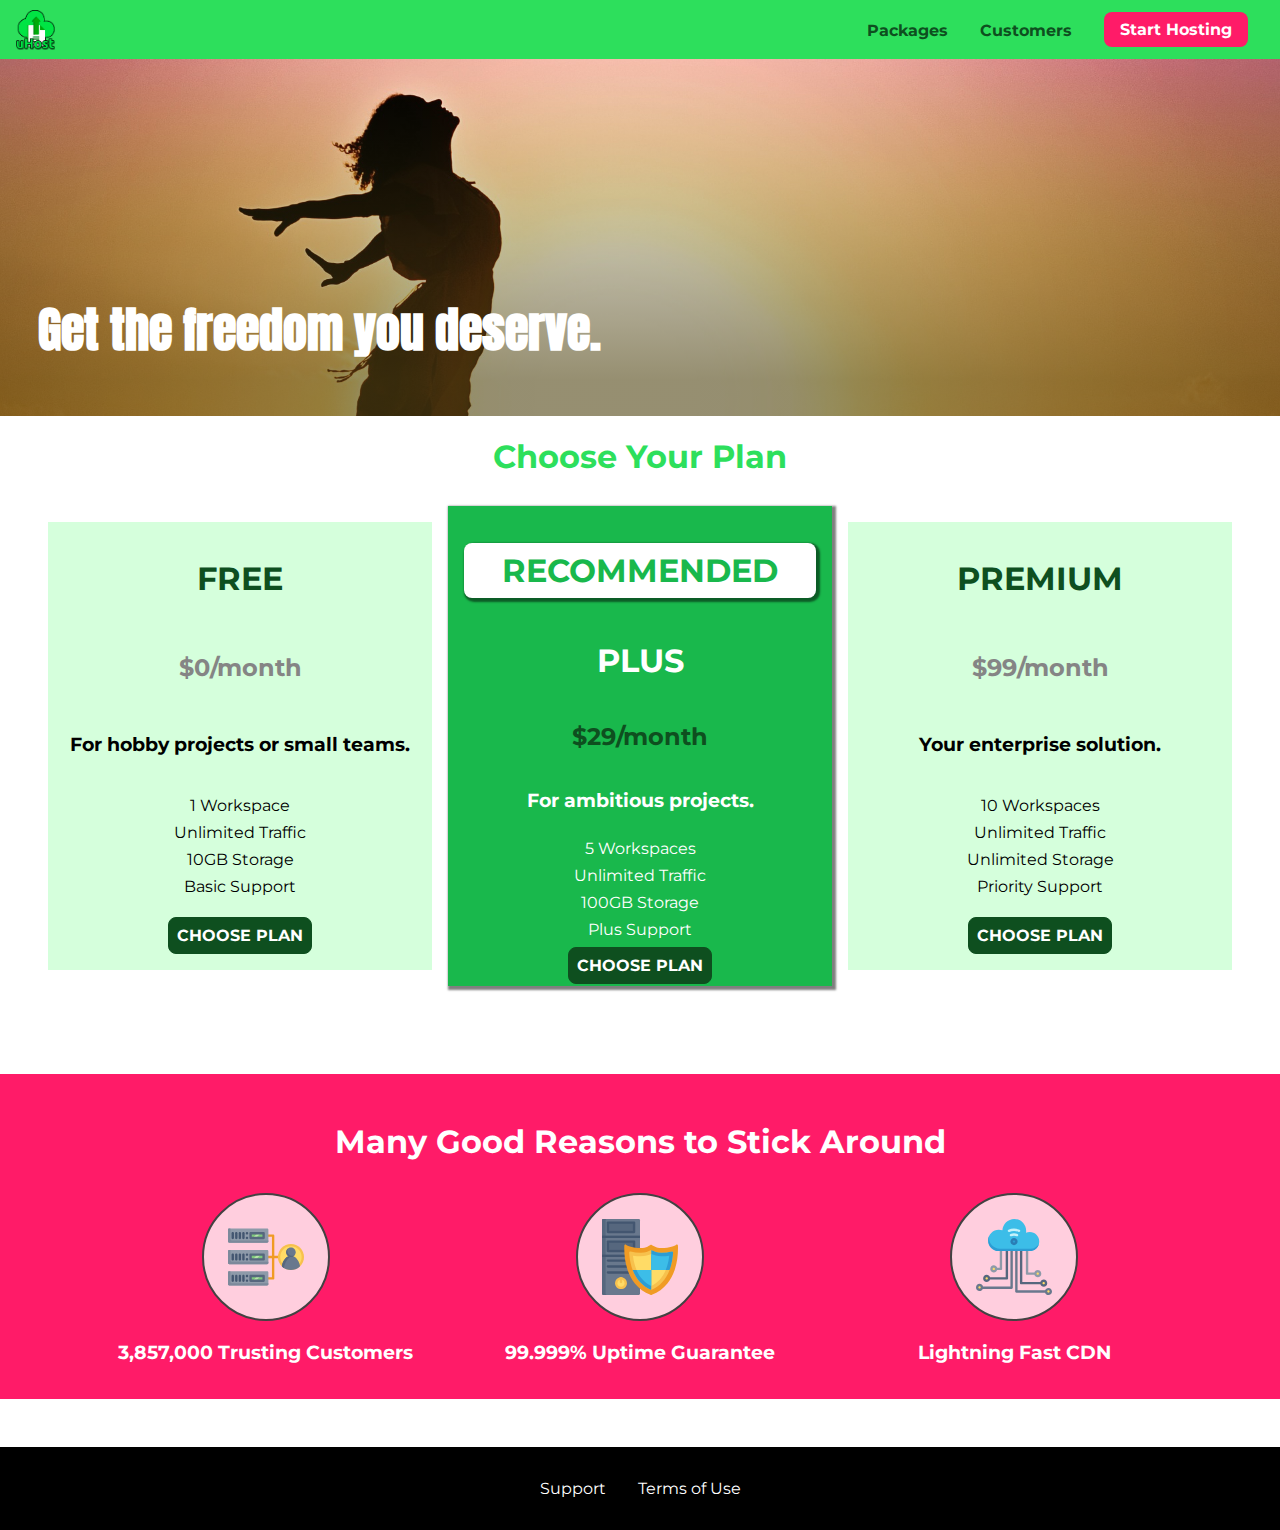
<file: index.html>
<!DOCTYPE html>
<html lang="en">

<head>
    <meta charset="UTF-8">
    <meta http-equiv="X-UA-Compatible" content="ie=edge">
    <meta name="viewport" content="width=device-width, initial-scale=1.0">
    <title>uHost</title>
    <link rel="shortcut icon" href="favicon.png">
    <link href="https://fonts.googleapis.com/css?family=Anton" rel="stylesheet">
    <link href="https://fonts.googleapis.com/css?family=Montserrat:400,700" rel="stylesheet">
    <link rel="stylesheet" href="shared.css">
    <link rel="stylesheet" href="main.css">
</head>

<body>
    <div class="backdrop"></div>
    <div class="modal">
        <h1 class="modal__title">Do you want to continue?</h1>
        <div class="modal__actions">
            <a href="start-hosting/index.html" class="modal__action">Yes!</a>
            <button class="modal__action modal__action--negative" type="button">No!</button>
        </div>
    </div>
    <header class="main-header">
        <div>
            <button class="toggle-button">
                <span class="toggle-button__bar"></span>
                <span class="toggle-button__bar"></span>
                <span class="toggle-button__bar"></span>
            </button>
            <a href="index.html" class="main-header__brand">
                <img src="images/uhost-icon.png" alt="uHost - Your favorite hosting company">
            </a>
        </div>
        <nav class="main-nav">
            <ul class="main-nav__items">
                <li class="main-nav__item">
                    <a href="packages/index.html">Packages</a>
                </li>
                <li class="main-nav__item">
                    <a href="customers/index.html">Customers</a>
                </li>
                <li class="main-nav__item main-nav__item--cta">
                    <a href="start-hosting/index.html">Start Hosting</a>
                </li>
            </ul>
        </nav>
    </header>
    <nav class="mobile-nav">
        <ul class="mobile-nav__items">
            <li class="mobile-nav__item">
                <a href="packages/index.html">Packages</a>
            </li>
            <li class="mobile-nav__item">
                <a href="customers/index.html">Customers</a>
            </li>
            <li class="mobile-nav__item mobile-nav__item--cta">
                <a href="start-hosting/index.html">Start Hosting</a>
            </li>
        </ul>
    </nav>
    <main>
        <section id="product-overview">
            <h1>Get the freedom you deserve.</h1>
        </section>
        <section id="plans">
            <h1 class="section-title">Choose Your Plan</h1>
            <div class="plan__list">
                <article class="plan">
                    <h1 class="plan__title">FREE</h1>
                    <h2 class="plan__price">$0/month</h2>
                    <h3>For hobby projects or small teams.</h3>
                    <ul class="plan__features">
                        <li class="plan__feature">1 Workspace</li>
                        <li class="plan__feature">Unlimited Traffic</li>
                        <li class="plan__feature">10GB Storage</li>
                        <li class="plan__feature">Basic Support</li>
                    </ul>
                    <div>
                        <button class="button">CHOOSE PLAN</button>
                    </div>
                </article>
                <article class="plan plan--highlighted">
                    <h1 class="plan__annotation">RECOMMENDED</h1>
                    <h1 class="plan__title">PLUS</h1>
                    <h2 class="plan__price">$29/month</h2>
                    <h3>For ambitious projects.</h3>
                    <ul class="plan__features">
                        <li class="plan__feature">5 Workspaces</li>
                        <li class="plan__feature">Unlimited Traffic</li>
                        <li class="plan__feature">100GB Storage</li>
                        <li class="plan__feature">Plus Support</li>
                    </ul>
                    <div>
                        <button class="button">CHOOSE PLAN</button>
                    </div>
                </article>
                <article class="plan">
                    <h1 class="plan__title">PREMIUM</h1>
                    <h2 class="plan__price">$99/month</h2>
                    <h3>Your enterprise solution.</h3>
                    <ul class="plan__features">
                        <li class="plan__feature">10 Workspaces</li>
                        <li class="plan__feature">Unlimited Traffic</li>
                        <li class="plan__feature">Unlimited Storage</li>
                        <li class="plan__feature">Priority Support</li>
                    </ul>
                    <div>
                        <button class="button">CHOOSE PLAN</button>
                    </div>
                </article>
            </div>
        </section>
        <section id="key-features">
            <h1 class="section-title">Many Good Reasons to Stick Around</h1>
            <ul class="key-feature__list">
                <li class="key-feature">
                    <div class="key-feature__image">
                        <svg viewBox="0 0 512 512">
                            <path style="fill:#F09B24;" d="M344,248h-32V112c0-4.418-3.582-8-8-8h-40c-4.418,0-8,3.582-8,8s3.582,8,8,8h32v128h-32  c-4.418,0-8,3.582-8,8s3.582,8,8,8h32v128h-32c-4.418,0-8,3.582-8,8s3.582,8,8,8h40c4.418,0,8-3.582,8-8V264h32c4.418,0,8-3.582,8-8  S348.418,248,344,248z"
                            />
                            <path style="fill:#8E9AA9;" d="M264,64H8c-4.418,0-8,3.582-8,8v80c0,4.418,3.582,8,8,8h256c4.418,0,8-3.582,8-8V72  C272,67.582,268.418,64,264,64z"
                            />
                            <path style="fill:#7C899B;" d="M24,144c-4.418,0-8-3.582-8-8V64H8c-4.418,0-8,3.582-8,8v80c0,4.418,3.582,8,8,8h256  c4.418,0,8-3.582,8-8v-8H24z"
                            />
                            <rect x="152" y="96" style="fill:#B8E3A8;" width="88" height="32" />
                            <g>
                                <polygon style="fill:#7EC97D;" points="152,96 152,128 166,128 198,96  " />
                                <polygon style="fill:#7EC97D;" points="220,96 188,128 240,128 240,96  " />
                            </g>
                            <path style="fill:#56677E;" d="M240,136h-88c-4.418,0-8-3.582-8-8V96c0-4.418,3.582-8,8-8h88c4.418,0,8,3.582,8,8v32  C248,132.418,244.418,136,240,136z M160,120h72v-16h-72V120z"
                            />
                            <g>
                                <path style="fill:#435670;" d="M32,136c-4.418,0-8-3.582-8-8V96c0-4.418,3.582-8,8-8s8,3.582,8,8v32C40,132.418,36.418,136,32,136z   "
                                />
                                <path style="fill:#435670;" d="M56,136c-4.418,0-8-3.582-8-8V96c0-4.418,3.582-8,8-8s8,3.582,8,8v32C64,132.418,60.418,136,56,136z   "
                                />
                                <path style="fill:#435670;" d="M80,136c-4.418,0-8-3.582-8-8V96c0-4.418,3.582-8,8-8s8,3.582,8,8v32C88,132.418,84.418,136,80,136z   "
                                />
                                <path style="fill:#435670;" d="M104,136c-4.418,0-8-3.582-8-8V96c0-4.418,3.582-8,8-8s8,3.582,8,8v32   C112,132.418,108.418,136,104,136z"
                                />
                                <path style="fill:#435670;" d="M128,105c-4.418,0-8-3.582-8-8v-1c0-4.418,3.582-8,8-8s8,3.582,8,8v1   C136,101.418,132.418,105,128,105z"
                                />
                                <path style="fill:#435670;" d="M128,136c-4.418,0-8-3.582-8-8v-1c0-4.418,3.582-8,8-8s8,3.582,8,8v1   C136,132.418,132.418,136,128,136z"
                                />
                            </g>
                            <path style="fill:#8E9AA9;" d="M264,208H8c-4.418,0-8,3.582-8,8v80c0,4.418,3.582,8,8,8h256c4.418,0,8-3.582,8-8v-80  C272,211.582,268.418,208,264,208z"
                            />
                            <path style="fill:#7C899B;" d="M24,288c-4.418,0-8-3.582-8-8v-72H8c-4.418,0-8,3.582-8,8v80c0,4.418,3.582,8,8,8h256  c4.418,0,8-3.582,8-8v-8H24z"
                            />
                            <rect x="152" y="240" style="fill:#B8E3A8;" width="88" height="32" />
                            <g>
                                <polygon style="fill:#7EC97D;" points="152,240 152,272 166,272 198,240  " />
                                <polygon style="fill:#7EC97D;" points="220,240 188,272 240,272 240,240  " />
                            </g>
                            <path style="fill:#56677E;" d="M240,280h-88c-4.418,0-8-3.582-8-8v-32c0-4.418,3.582-8,8-8h88c4.418,0,8,3.582,8,8v32  C248,276.418,244.418,280,240,280z M160,264h72v-16h-72V264z"
                            />
                            <g>
                                <path style="fill:#435670;" d="M32,280c-4.418,0-8-3.582-8-8v-32c0-4.418,3.582-8,8-8s8,3.582,8,8v32C40,276.418,36.418,280,32,280   z"
                                />
                                <path style="fill:#435670;" d="M56,280c-4.418,0-8-3.582-8-8v-32c0-4.418,3.582-8,8-8s8,3.582,8,8v32C64,276.418,60.418,280,56,280   z"
                                />
                                <path style="fill:#435670;" d="M80,280c-4.418,0-8-3.582-8-8v-32c0-4.418,3.582-8,8-8s8,3.582,8,8v32C88,276.418,84.418,280,80,280   z"
                                />
                                <path style="fill:#435670;" d="M104,280c-4.418,0-8-3.582-8-8v-32c0-4.418,3.582-8,8-8s8,3.582,8,8v32   C112,276.418,108.418,280,104,280z"
                                />
                                <path style="fill:#435670;" d="M128,249c-4.418,0-8-3.582-8-8v-1c0-4.418,3.582-8,8-8s8,3.582,8,8v1   C136,245.418,132.418,249,128,249z"
                                />
                                <path style="fill:#435670;" d="M128,280c-4.418,0-8-3.582-8-8v-1c0-4.418,3.582-8,8-8s8,3.582,8,8v1   C136,276.418,132.418,280,128,280z"
                                />
                            </g>
                            <path style="fill:#8E9AA9;" d="M264,352H8c-4.418,0-8,3.582-8,8v80c0,4.418,3.582,8,8,8h256c4.418,0,8-3.582,8-8v-80  C272,355.582,268.418,352,264,352z"
                            />
                            <path style="fill:#7C899B;" d="M24,432c-4.418,0-8-3.582-8-8v-72H8c-4.418,0-8,3.582-8,8v80c0,4.418,3.582,8,8,8h256  c4.418,0,8-3.582,8-8v-8H24z"
                            />
                            <rect x="152" y="384" style="fill:#B8E3A8;" width="88" height="32" />
                            <g>
                                <polygon style="fill:#7EC97D;" points="152,384 152,416 166,416 198,384  " />
                                <polygon style="fill:#7EC97D;" points="220,384 188,416 240,416 240,384  " />
                            </g>
                            <path style="fill:#56677E;" d="M240,424h-88c-4.418,0-8-3.582-8-8v-32c0-4.418,3.582-8,8-8h88c4.418,0,8,3.582,8,8v32  C248,420.418,244.418,424,240,424z M160,408h72v-16h-72V408z"
                            />
                            <g>
                                <path style="fill:#435670;" d="M32,424c-4.418,0-8-3.582-8-8v-32c0-4.418,3.582-8,8-8s8,3.582,8,8v32C40,420.418,36.418,424,32,424   z"
                                />
                                <path style="fill:#435670;" d="M56,424c-4.418,0-8-3.582-8-8v-32c0-4.418,3.582-8,8-8s8,3.582,8,8v32C64,420.418,60.418,424,56,424   z"
                                />
                                <path style="fill:#435670;" d="M80,424c-4.418,0-8-3.582-8-8v-32c0-4.418,3.582-8,8-8s8,3.582,8,8v32C88,420.418,84.418,424,80,424   z"
                                />
                                <path style="fill:#435670;" d="M104,424c-4.418,0-8-3.582-8-8v-32c0-4.418,3.582-8,8-8s8,3.582,8,8v32   C112,420.418,108.418,424,104,424z"
                                />
                                <path style="fill:#435670;" d="M128,393c-4.418,0-8-3.582-8-8v-1c0-4.418,3.582-8,8-8s8,3.582,8,8v1   C136,389.418,132.418,393,128,393z"
                                />
                                <path style="fill:#435670;" d="M128,424c-4.418,0-8-3.582-8-8v-1c0-4.418,3.582-8,8-8s8,3.582,8,8v1   C136,420.418,132.418,424,128,424z"
                                />
                            </g>
                            <path style="fill:#F7C14D;" d="M424,168c-48.523,0-88,39.477-88,88s39.477,88,88,88s88-39.477,88-88S472.523,168,424,168z" />
                            <path style="fill:#FFDB66;" d="M424,184c-39.701,0-72,32.299-72,72s32.299,72,72,72s72-32.299,72-72S463.701,184,424,184z" />
                            <path style="fill:#69788D;" d="M484.893,314.16C476.393,274.588,451.922,248,424,248s-52.393,26.588-60.893,66.16  c-0.605,2.82,0.354,5.749,2.511,7.664C381.731,336.124,402.465,344,424,344s42.269-7.876,58.381-22.176  C484.539,319.909,485.498,316.98,484.893,314.16z"
                            />
                            <path style="fill:#56677E;" d="M434.053,249.171C430.768,248.403,427.411,248,424,248c-27.922,0-52.393,26.588-60.893,66.16  c-0.605,2.82,0.354,5.749,2.511,7.664c3.383,3.002,6.979,5.703,10.734,8.125C384.904,286.243,407.373,255.378,434.053,249.171z"
                            />
                            <path style="fill:#69788D;" d="M424,192c-17.645,0-32,14.355-32,32s14.355,32,32,32s32-14.355,32-32S441.645,192,424,192z" />
                            <path style="fill:#56677E;" d="M432,248c-17.645,0-32-14.355-32-32c0-6.783,2.128-13.076,5.742-18.258  C397.444,203.53,392,213.138,392,224c0,17.645,14.355,32,32,32c10.862,0,20.471-5.444,26.258-13.742  C445.076,245.872,438.783,248,432,248z"
                            />

                        </svg>
                    </div>
                    <p class="key-feature__description">3,857,000 Trusting Customers</p>
                </li>
                <li class="key-feature">
                    <div class="key-feature__image">
                        <svg viewBox="0 0 512 512">
                            <path style="fill:#69788D;" d="M248,0H8C3.582,0,0,3.582,0,8v496c0,4.418,3.582,8,8,8h240c4.418,0,8-3.582,8-8V8  C256,3.582,252.418,0,248,0z"
                            />
                            <path style="fill:#56677E;" d="M24,504V8c0-4.418,3.582-8,8-8H8C3.582,0,0,3.582,0,8v496c0,4.418,3.582,8,8,8h24  C27.582,512,24,508.418,24,504z"
                            />
                            <g>
                                <rect x="0" y="112" style="fill:#435670;" width="256" height="16" />
                                <rect x="0" y="240" style="fill:#435670;" width="256" height="16" />
                            </g>
                            <path style="fill:#F7C14D;" d="M128,392c-22.056,0-40,17.944-40,40s17.944,40,40,40s40-17.944,40-40S150.056,392,128,392z" />
                            <path style="fill:#FFDB66;" d="M128,408c-13.233,0-24,10.767-24,24s10.767,24,24,24s24-10.767,24-24S141.233,408,128,408z" />
                            <path style="fill:#F7C14D;" d="M128,392c-2.739,0-5.414,0.278-8,0.805V424c0,4.418,3.582,8,8,8c4.418,0,8-3.582,8-8v-31.195  C133.414,392.278,130.739,392,128,392z"
                            />
                            <g>
                                <path style="fill:#435670;" d="M216,288H40c-4.418,0-8-3.582-8-8s3.582-8,8-8h176c4.418,0,8,3.582,8,8S220.418,288,216,288z"
                                />
                                <path style="fill:#435670;" d="M216,328H40c-4.418,0-8-3.582-8-8s3.582-8,8-8h176c4.418,0,8,3.582,8,8S220.418,328,216,328z"
                                />
                                <path style="fill:#435670;" d="M216,368H40c-4.418,0-8-3.582-8-8s3.582-8,8-8h176c4.418,0,8,3.582,8,8S220.418,368,216,368z"
                                />
                                <path style="fill:#435670;" d="M216,16H40c-4.418,0-8,3.582-8,8v64c0,4.418,3.582,8,8,8h176c4.418,0,8-3.582,8-8V24   C224,19.582,220.418,16,216,16z"
                                />
                            </g>
                            <rect x="48" y="32" style="fill:#56677E;" width="160" height="48" />
                            <path style="fill:#435670;" d="M216,144H40c-4.418,0-8,3.582-8,8v64c0,4.418,3.582,8,8,8h176c4.418,0,8-3.582,8-8v-64  C224,147.582,220.418,144,216,144z"
                            />
                            <rect x="48" y="160" style="fill:#56677E;" width="160" height="48" />
                            <path style="fill:#F09B24;" d="M511.747,180.237c-0.194-6.537-8.107-10.107-13.135-5.894c-5.6,4.693-42.904,21.282-98.514,21.282  c-33.45,0-64.625-20.999-64.929-21.206c-2.9-1.991-6.764-1.85-9.512,0.346c-2.677,2.135-27.201,20.86-63.793,20.86  c-55.607,0-92.914-16.589-98.515-21.282c-5.028-4.211-12.941-0.645-13.135,5.894c-1.634,54.834,4.655,105.941,18.693,151.903  c12.096,39.604,29.759,74.047,52.497,102.373c27.538,34.304,62.743,59.882,104.66,76.045c3.069,1.918,6.757,1.921,9.83,0  c41.917-16.163,77.122-41.741,104.66-76.045c22.738-28.326,40.401-62.77,52.497-102.373  C507.092,286.179,513.381,235.071,511.747,180.237z"
                            />
                            <path style="fill:#F7C14D;" d="M476.21,221.226c-1.953-1.631-4.568-2.235-7.036-1.628c-21.686,5.327-44.926,8.028-69.075,8.028  c-25.926,0-49.633-8.975-64.955-16.504c-2.307-1.134-5.016-1.091-7.284,0.116c-14.059,7.477-36.919,16.388-65.994,16.388  c-24.153,0-47.394-2.701-69.075-8.028c-5.155-1.268-10.221,2.966-9.894,8.261c2.077,33.693,7.668,65.635,16.616,94.935  c22.774,74.565,66.139,126.334,128.888,153.868c2.032,0.891,4.397,0.891,6.43,0c61.777-27.107,104.716-78.876,127.62-153.868  c8.948-29.3,14.539-61.241,16.616-94.935C479.224,225.319,478.163,222.856,476.21,221.226z"
                            />
                            <path style="fill:#FFDB66;" d="M331.609,451.727c-52.604-25.289-89.304-70.987-109.144-135.944  c-6.532-21.39-11.162-44.336-13.82-68.447c17.133,2.852,34.952,4.291,53.22,4.291c29.394,0,53.376-7.793,69.978-15.561  c17.44,7.736,41.656,15.561,68.256,15.561c18.267,0,36.085-1.439,53.219-4.291c-2.659,24.112-7.288,47.06-13.82,68.448  C419.545,381.108,383.27,426.805,331.609,451.727z"
                            />
                            <g>
                                <path style="fill:#2C9DD4;" d="M479.066,227.858c0.157-2.539-0.903-5.002-2.856-6.633s-4.568-2.235-7.036-1.628   c-21.686,5.327-44.926,8.028-69.075,8.028c-25.926,0-49.633-8.975-64.955-16.504c-1.057-0.52-2.2-0.78-3.345-0.806l-0.072,133.351   h123.601c2.556-6.746,4.933-13.702,7.123-20.874C471.398,293.493,476.989,261.552,479.066,227.858z"
                                />
                                <path style="fill:#2C9DD4;" d="M206.658,343.667c24.153,63.42,65.028,108.108,121.743,132.995c1.031,0.452,2.147,0.673,3.263,0.666   l0.063-133.661H206.658z"
                                />
                            </g>
                            <g>
                                <path style="fill:#3CBDE8;" d="M439.497,315.783c6.532-21.389,11.161-44.336,13.82-68.448c-17.134,2.852-34.952,4.291-53.219,4.291   c-26.6,0-50.815-7.824-68.256-15.561l-0.116,107.601h97.758C433.179,334.807,436.524,325.518,439.497,315.783z"
                                />
                                <path style="fill:#3CBDE8;" d="M232.523,343.667c21.144,50.298,54.363,86.56,99.087,108.06l0.117-108.06H232.523z" />
                            </g>
                        </svg>
                    </div>
                    <p class="key-feature__description">99.999% Uptime Guarantee</p>
                </li>
                <li class="key-feature">
                    <div class="key-feature__image">
                        <svg viewBox="0 0 512 512">
                            <path style="fill:#8E9AA9;" d="M168,200c-4.418,0-8,3.582-8,8v120h-17.376c-3.302-9.311-12.194-16-22.624-16  c-13.234,0-24,10.767-24,24s10.766,24,24,24c10.429,0,19.321-6.689,22.624-16H168c4.418,0,8-3.582,8-8V208  C176,203.582,172.418,200,168,200z"
                            />
                            <path style="fill:#FFDB66;" d="M120,328c-4.411,0-8,3.589-8,8s3.589,8,8,8s8-3.589,8-8S124.411,328,120,328z" />
                            <path style="fill:#56677E;" d="M208,200c-4.418,0-8,3.582-8,8v184H94.624C91.322,382.689,82.43,376,72,376  c-13.234,0-24,10.767-24,24s10.766,24,24,24c10.429,0,19.321-6.689,22.624-16H208c4.418,0,8-3.582,8-8V208  C216,203.582,212.418,200,208,200z"
                            />
                            <path style="fill:#FFDB66;" d="M72,392c-4.411,0-8,3.589-8,8s3.589,8,8,8s8-3.589,8-8S76.411,392,72,392z" />
                            <path style="fill:#69788D;" d="M240,208c-4.418,0-8,3.582-8,8v239H47.24c-2.671-10.34-12.078-18-23.24-18c-13.234,0-24,10.767-24,24  s10.766,24,24,24c9.666,0,18.009-5.747,21.809-14H240c4.418,0,8-3.582,8-8V216C248,211.582,244.418,208,240,208z"
                            />
                            <path style="fill:#FFDB66;" d="M24,453c-4.411,0-8,3.589-8,8s3.589,8,8,8s8-3.589,8-8S28.411,453,24,453z" />
                            <path style="fill:#69788D;" d="M488,464c-10.429,0-19.321,6.689-22.624,16H280V208c0-4.418-3.582-8-8-8s-8,3.582-8,8v280  c0,4.418,3.582,8,8,8h193.376c3.302,9.311,12.194,16,22.624,16c13.234,0,24-10.767,24-24S501.234,464,488,464z"
                            />
                            <path style="fill:#FFDB66;" d="M488,480c-4.411,0-8,3.589-8,8s3.589,8,8,8s8-3.589,8-8S492.411,480,488,480z" />
                            <path style="fill:#56677E;" d="M456,408c-10.429,0-19.321,6.689-22.624,16H312V208c0-4.418-3.582-8-8-8s-8,3.582-8,8v224  c0,4.418,3.582,8,8,8h129.376c3.302,9.311,12.194,16,22.624,16c13.234,0,24-10.767,24-24S469.234,408,456,408z"
                            />
                            <path style="fill:#FFDB66;" d="M456,424c-4.411,0-8,3.589-8,8s3.589,8,8,8s8-3.589,8-8S460.411,424,456,424z" />
                            <path style="fill:#8E9AA9;" d="M416,344c-10.429,0-19.321,6.689-22.624,16H352V208c0-4.418-3.582-8-8-8s-8,3.582-8,8v160  c0,4.418,3.582,8,8,8h49.376c3.302,9.311,12.194,16,22.624,16c13.234,0,24-10.767,24-24S429.234,344,416,344z"
                            />
                            <path style="fill:#FFDB66;" d="M416,360c-4.411,0-8,3.589-8,8s3.589,8,8,8s8-3.589,8-8S420.411,360,416,360z" />
                            <path style="fill:#3CBDE8;" d="M362,88c-8.741,0-17.231,1.751-25.06,5.085C337.646,88.797,338,84.43,338,80  c0-44.112-35.888-80-80-80c-42.823,0-77.895,33.816-79.909,76.149C170.393,73.415,162.244,72,154,72c-39.701,0-72,32.299-72,72  s32.299,72,72,72h208c35.29,0,64-28.71,64-64S397.29,88,362,88z"
                            />
                            <path style="fill:#2C9DD4;" d="M368,200H160c-39.701,0-72-32.299-72-72c0-5.863,0.721-11.559,2.05-17.019  C84.918,120.88,82,132.102,82,144c0,39.701,32.299,72,72,72h208c30.389,0,55.88-21.296,62.379-49.743  C413.565,186.327,392.352,200,368,200z"
                            />
                            <path style="fill:#2A7DB5;" d="M256,128c-13.234,0-24,10.767-24,24s10.766,24,24,24c13.233,0,24-10.767,24-24S269.233,128,256,128z"
                            />
                            <path style="fill:#2C9DD4;" d="M256,144c-4.411,0-8,3.589-8,8s3.589,8,8,8c4.411,0,8-3.589,8-8S260.411,144,256,144z" />
                            <g>
                                <path style="fill:#C5F1FA;" d="M221.755,87.695c-2.994,0-5.864-1.688-7.233-4.572c-1.894-3.991-0.194-8.763,3.798-10.657   C230.157,66.849,242.834,64,256,64c13.166,0,25.844,2.849,37.68,8.466c3.992,1.895,5.692,6.666,3.798,10.657   s-6.666,5.692-10.657,3.798C277.144,82.328,266.774,80,256,80c-10.774,0-21.144,2.328-30.821,6.921   C224.072,87.446,222.904,87.695,221.755,87.695z"
                                />
                                <path style="fill:#C5F1FA;" d="M276.545,116.618c-1.148,0-2.316-0.249-3.424-0.774C267.745,113.293,261.985,112,256,112   c-5.985,0-11.745,1.293-17.121,3.844c-3.991,1.895-8.763,0.192-10.657-3.798c-1.894-3.992-0.193-8.764,3.798-10.657   C239.557,97.813,247.625,96,256,96c8.376,0,16.444,1.813,23.98,5.389c3.991,1.894,5.692,6.665,3.798,10.657   C282.41,114.93,279.539,116.618,276.545,116.618z"
                                />
                            </g>

                        </svg>
                    </div>
                    <p class="key-feature__description">Lightning Fast CDN</p>
                </li>
            </ul>
        </section>
    </main>
    <footer class="main-footer">
        <nav>
            <ul class="main-footer__links">
                <li class="main-footer__link">
                    <a href="#">Support</a>
                </li>
                <li class="main-footer__link">
                    <a href="#">Terms of Use</a>
                </li>
            </ul>
        </nav>
    </footer>
    <script src="shared.js"></script>
</body>

</html>
</file>
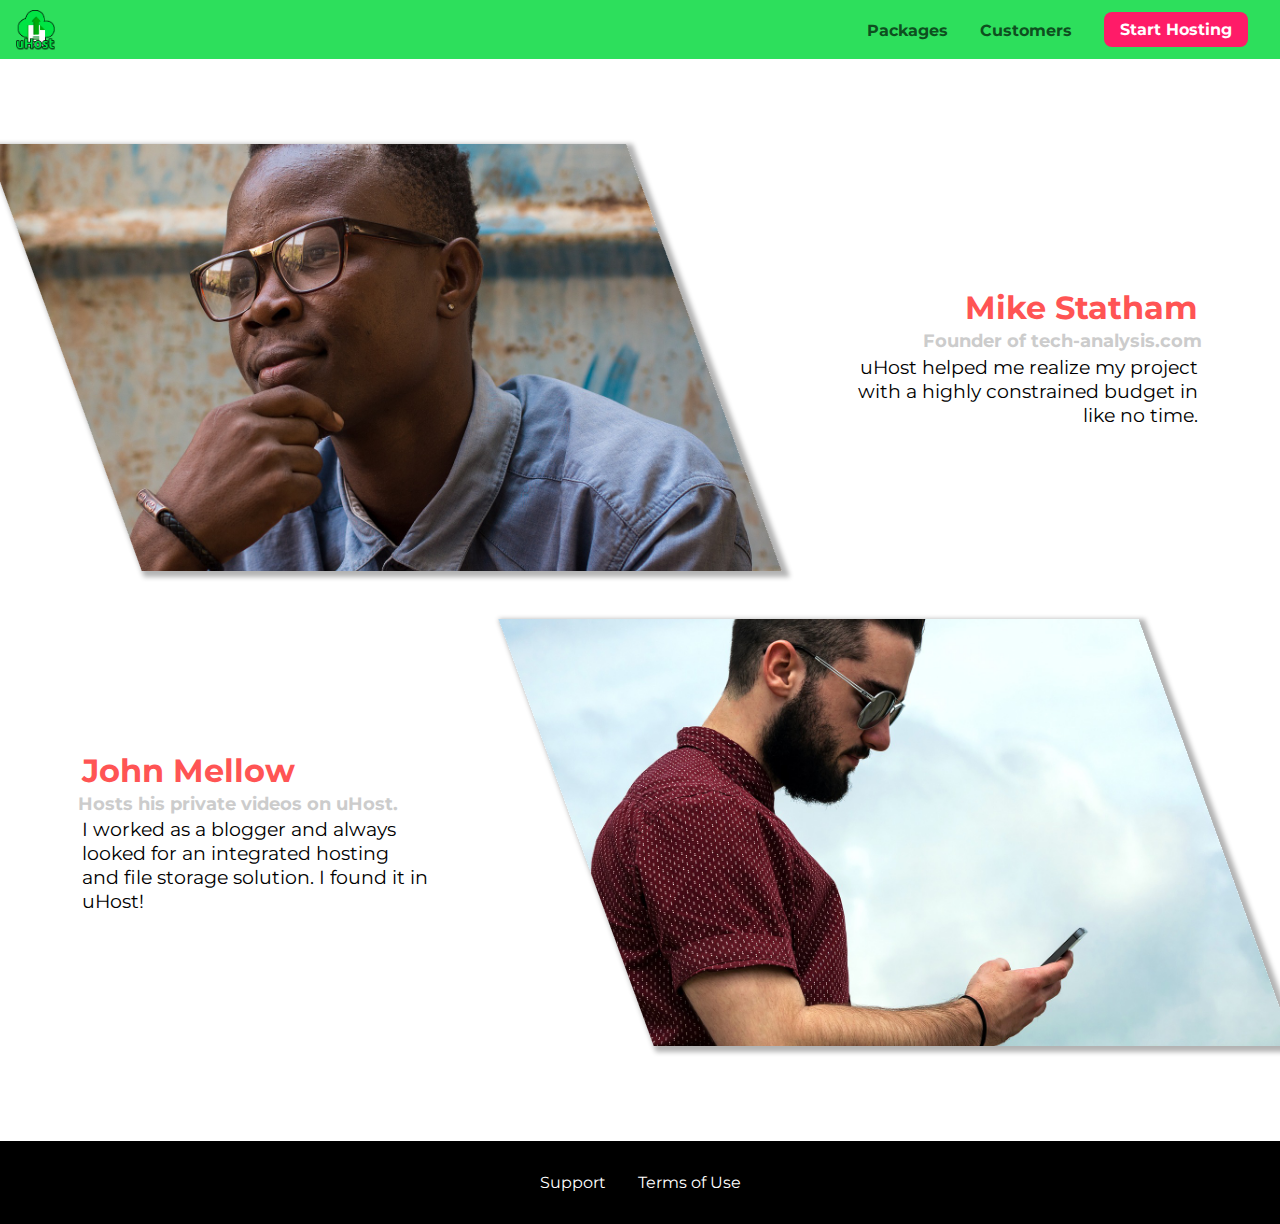
<file: customers/index.html>
<!DOCTYPE html>
<html lang="en">

<head>
    <meta charset="UTF-8">
    <meta name="viewport" content="width=device-width, initial-scale=1.0">
    <meta http-equiv="X-UA-Compatible" content="ie=edge">
    <title>uHost Customers</title>
    <link rel="shortcut icon" href="../favicon.png">
    <link href="https://fonts.googleapis.com/css?family=Anton|Montserrat:400,700" rel="stylesheet">
    <link rel="stylesheet" href="../shared.css">
    <link rel="stylesheet" href="customers.css">
</head>

<body>
    <div class="backdrop"></div>
    <header class="main-header">
        <div>
            <button class="toggle-button">
                <span class="toggle-button__bar"></span>
                <span class="toggle-button__bar"></span>
                <span class="toggle-button__bar"></span>
            </button>
            <a href="../index.html" class="main-header__brand">
                <img src="../images/uhost-icon.png" alt="uHost - Your favorite hosting company">
            </a>
        </div>
        <nav class="main-nav">
            <ul class="main-nav__items">
                <li class="main-nav__item">
                    <a href="../packages/index.html">Packages</a>
                </li>
                <li class="main-nav__item">
                    <a href="index.html">Customers</a>
                </li>
                <li class="main-nav__item main-nav__item--cta">
                    <a href="start-hosting/index.html">Start Hosting</a>
                </li>
            </ul>
        </nav>
    </header>
    <nav class="mobile-nav">
        <ul class="mobile-nav__items">
            <li class="mobile-nav__item">
                <a href="../packages/index.html">Packages</a>
            </li>
            <li class="mobile-nav__item">
                <a href="index.html">Customers</a>
            </li>
            <li class="mobile-nav__item mobile-nav__item--cta">
                <a href="../start-hosting/index.html">Start Hosting</a>
            </li>
        </ul>
    </nav>
    <main>
        <div>
            <div class="testimonial" id="customer-1">
                <div class="testimonial__image-container">
                    <img src="../images/customer-1.jpg" alt="Mike Statham - Customer" class="testimonial__image">
                </div>
                <div class="testimonial__info">
                    <h1 class="testimonial__name">Mike Statham</h1>
                    <h2 class="testimonial__subtitle">Founder of
                        <a href="tech-analysis.com">tech-analysis.com</a>
                    </h2>
                    <p class="testimonial__text">uHost helped me realize my project with a highly constrained budget in like no time.</p>
                </div>
            </div>
            <div class="testimonial" id="customer-2">

                <div class="testimonial__info">
                    <h1 class="testimonial__name">John Mellow</h1>
                    <h2 class="testimonial__subtitle">Hosts his private videos on uHost.
                    </h2>
                    <p class="testimonial__text">I worked as a blogger and always looked for an integrated hosting and file storage solution. I found
                        it in uHost!
                    </p>
                </div>
                <div class="testimonial__image-container">
                    <img src="../images/customer-2.jpg" alt="John Mellow - Customer" class="testimonial__image">
                </div>
            </div>
        </div>
    </main>
    <footer class="main-footer">
        <nav>
            <ul class="main-footer__links">
                <li class="main-footer__link">
                    <a href="#">Support</a>
                </li>
                <li class="main-footer__link">
                    <a href="#">Terms of Use</a>
                </li>
            </ul>
        </nav>
    </footer>
    <script src="../shared.js"></script>
</body>

</html>
</file>
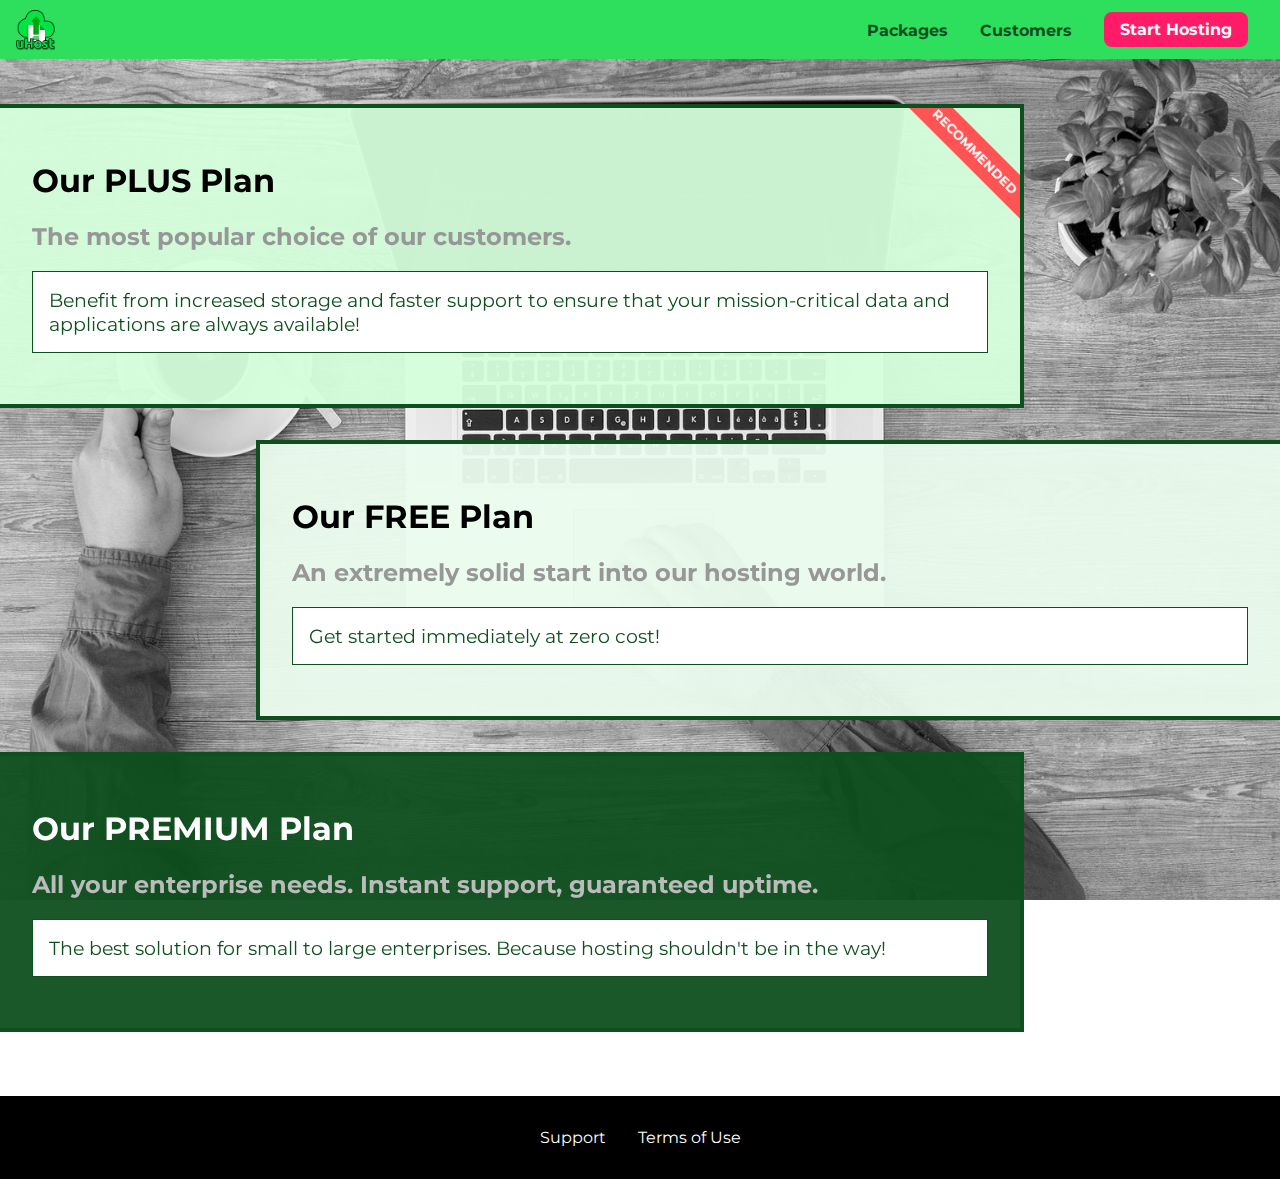
<file: packages/index.html>
<!DOCTYPE html>
<html lang="en">

<head>
    <meta charset="UTF-8">
    <meta http-equiv="X-UA-Compatible" content="ie=edge">
    <title>uHost</title>
    <link rel="shortcut icon" href="../favicon.png">
    <link href="https://fonts.googleapis.com/css?family=Montserrat:400,700" rel="stylesheet">
    <meta name="viewport" content="width=device-width, initial-scale=1.0">
    <link rel="stylesheet" href="../shared.css">
    <link rel="stylesheet" href="packages.css">
</head>

<body>
    <div class="backdrop"></div>
    <div class="background"></div>
        <header class="main-header">
            <div>
                <button class="toggle-button">
                    <span class="toggle-button__bar"></span>
                    <span class="toggle-button__bar"></span>
                    <span class="toggle-button__bar"></span>
                </button>
                <a href="../index.html" class="main-header__brand">
                    <img src="../images/uhost-icon.png" alt="uHost - Your favorite hosting company">
                </a>
            </div>
            <nav class="main-nav">
                <ul class="main-nav__items">
                    <li class="main-nav__item">
                        <a href="index.html">Packages</a>
                    </li>
                    <li class="main-nav__item">
                        <a href="../customers/index.html">Customers</a>
                    </li>
                    <li class="main-nav__item main-nav__item--cta">
                        <a href="../start-hosting/index.html">Start Hosting</a>
                    </li>
                </ul>
            </nav>
        </header>
        <nav class="mobile-nav">
            <ul class="mobile-nav__items">
                <li class="mobile-nav__item">
                    <a href="index.html">Packages</a>
                </li>
                <li class="mobile-nav__item">
                    <a href="../customers/index.html">Customers</a>
                </li>
                <li class="mobile-nav__item mobile-nav__item--cta">
                    <a href="../start-hosting/index.html">Start Hosting</a>
                </li>
            </ul>
        </nav>
        <main>
            <section class="package" id="plus">
                <a href="#">
                    <h1 class="package__title">Our PLUS Plan</h1>
                    <h2 class="package__badge">RECOMMENDED</h2>
                    <h2 class="package__subtitle">The most popular choice of our customers.</h2>
                    <p class="package__info">Benefit from increased storage and faster support to ensure that your mission-critical data and applications
                        are always available!</p>
                </a>
            </section>
            <section class="package" id="free">
                <a href="#">
                    <h1 class="package__title">Our FREE Plan</h1>
                    <h2 class="package__subtitle">An extremely solid start into our hosting world.</h2>
                    <p class="package__info">Get started immediately at zero cost!</p>
                </a>
            </section>
            <div class="clearfix"></div>
            <section class="package" id="premium">
                <a href="#">
                    <h1 class="package__title">Our PREMIUM Plan</h1>
                    <h2 class="package__subtitle">All your enterprise needs. Instant support, guaranteed uptime. </h2>
                    <p class="package__info">The best solution for small to large enterprises. Because hosting shouldn't be in the way!</p>
                </a>
            </section>
        </main>    
        <footer class="main-footer">
            <nav>
                <ul class="main-footer__links">
                    <li class="main-footer__link">
                        <a href="#">Support</a>
                    </li>
                    <li class="main-footer__link">
                        <a href="#">Terms of Use</a>
                    </li>
                </ul>
            </nav>
        </footer>
        <script src="../shared.js"></script>
</body>

</html>
</file>
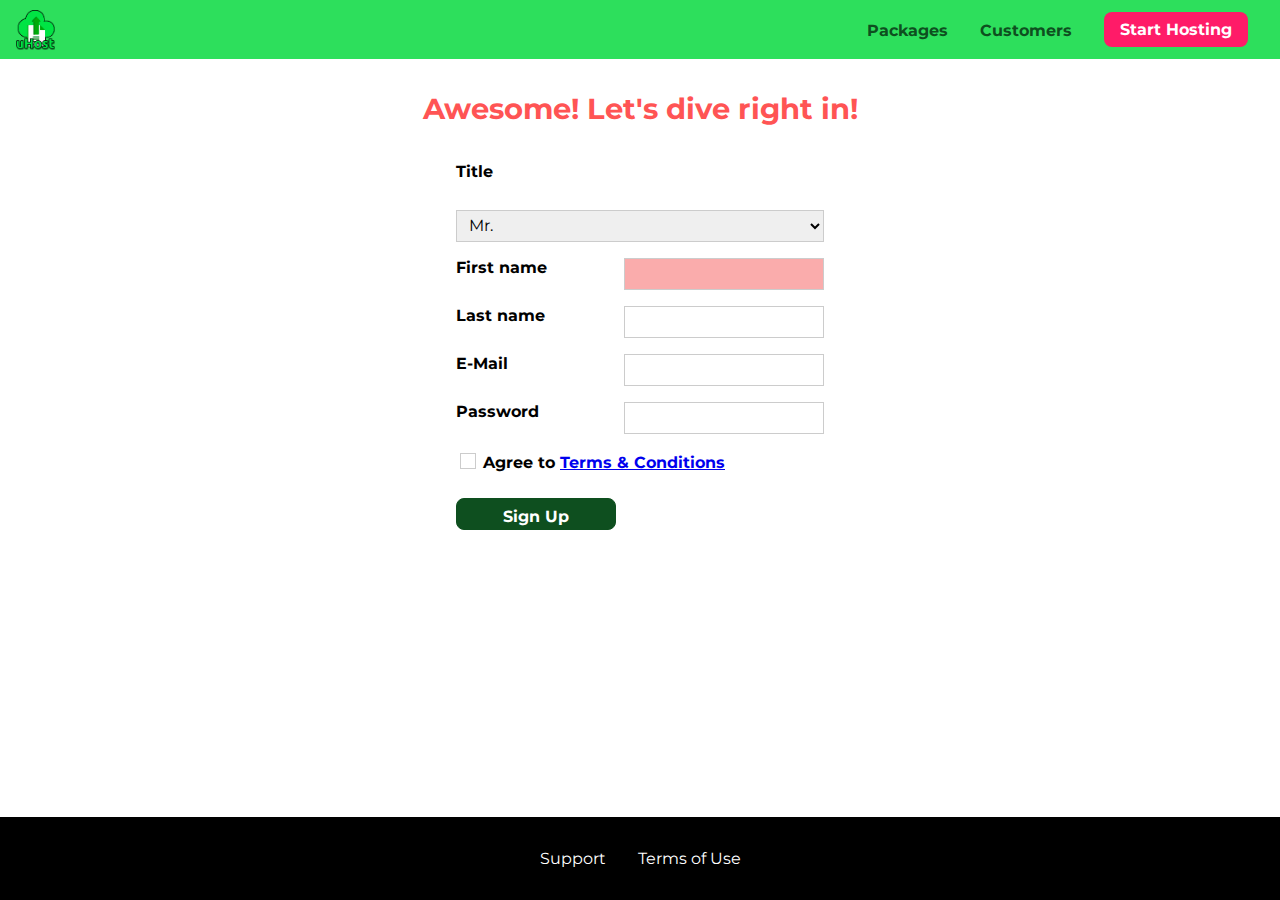
<file: start-hosting/index.html>
<!DOCTYPE html>
<html lang="en">

<head>
    <meta charset="UTF-8">
    <meta name="viewport" content="width=device-width, initial-scale=1.0">
    <meta http-equiv="X-UA-Compatible" content="ie=edge">
    <title>uHost Signup</title>
    <link rel="shortcut icon" href="../favicon.png">
    <link href="https://fonts.googleapis.com/css?family=Anton|Montserrat:400,700" rel="stylesheet">
    <link rel="stylesheet" href="../shared.css">
    <link rel="stylesheet" href="start-hosting.css">
</head>

<body>
    <div class="backdrop"></div>
    <header class="main-header">
        <div>
            <button class="toggle-button">
                <span class="toggle-button__bar"></span>
                <span class="toggle-button__bar"></span>
                <span class="toggle-button__bar"></span>
            </button>
            <a href="../index.html" class="main-header__brand">
                <img src="../images/uhost-icon.png" alt="uHost - Your favorite hosting company">
            </a>
        </div>
        <nav class="main-nav">
            <ul class="main-nav__items">
                <li class="main-nav__item">
                    <a href="../packages/index.html">Packages</a>
                </li>
                <li class="main-nav__item">
                    <a href="../customers/index.html">Customers</a>
                </li>
                <li class="main-nav__item main-nav__item--cta">
                    <a href="index.html">Start Hosting</a>
                </li>
            </ul>
        </nav>
    </header>
    <nav class="mobile-nav">
        <ul class="mobile-nav__items">
            <li class="mobile-nav__item">
                <a href="../packages/index.html">Packages</a>
            </li>
            <li class="mobile-nav__item">
                <a href="../customers/index.html">Customers</a>
            </li>
            <li class="mobile-nav__item mobile-nav__item--cta">
                <a href="index.html">Start Hosting</a>
            </li>
        </ul>
    </nav>
    <main class="signup-page">
        <h1 class="signup-title">Awesome! Let's dive right in!</h1>
        <form action="index.html" class="signup-form">
            <label for="title">Title</label>
            <select id="title">
                <option value="mr">Mr.</option>
                <option value="ms">Ms.</option>
            </select>
            <label for="first-name">First name</label>
            <input type="text" id="first-name" required>
            <label for="last-name">Last name</label>
            <input type="text" id="last-name">
            <label for="email">E-Mail</label>
            <input type="email" id="email">
            <label for="password">Password</label>
            <input type="password" id="password">
            <div class="signup-form__checkbox">
                <input type="checkbox" id="agree-terms">
                <label for="agree-terms">Agree to
                    <a href="#">Terms &amp; Conditions</a>
                </label>
            </div>
            <button type="submit" class="button">Sign Up</button>
        </form>
    </main>
    <footer class="main-footer">
        <nav>
            <ul class="main-footer__links">
                <li class="main-footer__link">
                    <a href="#">Support</a>
                </li>
                <li class="main-footer__link">
                    <a href="#">Terms of Use</a>
                </li>
            </ul>
        </nav>
    </footer>
    <script src="../shared.js"></script>
</body>

</html>
</file>
<file: shared.css>
:root {
    --dark-green: #0e4f1f;
    --highlight-color: #ff1b68;
}

* {
    box-sizing: border-box;
}

html {
    height: 100%;
}
body {
    font-family: 'Montserrat', sans-serif;
    margin: 0;
    padding-top: 3.5rem;
}

@supports (display: grid) {
    body {
        margin: 0;
        height: 100%;
        display: grid;
        grid-template-rows: 3.5rem auto fit-content(8rem);
        grid-template-areas: "header"
                            "main"
                            "footer";
        padding-top: 0;
    }
}


.backdrop {
    position: fixed;
    display: none;
    top: 0;
    left: 0;
    z-index: 100;
    width: 100vw;
    height: 100vh;
    background: rgba(0, 0, 0, .5);
}

.main-header {
    width: 100%;
    position: fixed;
    background-color: #2ddf5c;
    padding: 0.6rem 1rem;
    top: 0;
    z-index: 60;
    display: flex;
    align-items: center;
    justify-content: space-between;
}

.main-header__brand {
    color: var(--dark-green, #0e4f1f);
    text-decoration: none;
    font-weight: bold;
    font-size: 1rem;
    /* width: 22px; */
   
}

.main-header__brand img {
    /* height: 100%; */
    /* width: 100%; */
    height: 2.5rem !important;
    vertical-align: middle;
}

.toggle-button {
    width: 3rem;
    background: transparent;
    border: none;
    cursor: pointer;
    padding-top: 0;
    padding-bottom: 0;
    vertical-align: middle;
}

.toggle-button:focus {
    outline: none;
}
  
.toggle-button__bar {
    width: 100%;
    height: 0.2rem;
    background: black;
    display: block;
    margin: 0.6rem 0;
}

.main-nav {
    display: none;
}

.section-title {
    color: #2ddf5c;
    text-align: center;
}

.main-nav__item a,
.mobile-nav__item a {
    text-decoration: none;
    color: var(--dark-green, #0e4f1f);
    font-weight: bold;
    padding: 0.1rem 0;
}

.main-nav__item a:hover, 
.main-nav__item a:active {
    color: white;
    border-bottom: 5px solid white;
}

.main-nav__item--cta a,
.mobile-nav__item--cta a {
    color: white;
    background-color: var(--highlight-color);
    padding: .5rem 1rem;
    border-radius: 8px;
}

.main-nav__item--cta a:hover,
.main-nav__item--cta a:active,
.mobile-nav__item--cta a:hover,
.mobile-nav__item--cta a:active {
    color: var(--highlight-color);
    background-color: white;
    border: none;
}

.main-footer {
    background: black;
    padding: 2rem;
    margin-top: 3rem;
    /* grid-row: 3 / 4; */
    grid-area: footer;
}

.main-footer__links {
    list-style: none;
    margin: 0;
    padding: 0;
    /* text-align: center; */
    display: flex;
    flex-direction: column;
    align-items: center;
}

.main-footer__link {
    /* display: inline-block; */
    margin: 0.5rem 0;
}

.main-footer__link > a {
    color: white;
    text-decoration: none;
}

.main-footer__link > a:hover,
.main-footer__link > a:active{
    color: #ccc;
}

.main-nav__item--cta {
    animation: wiggle 400ms 3s 8 ease-out alternate;
}

.mobile-nav {
    display: none;
    position: fixed;
    z-index: 101;
    top: 0;
    left: 0;
    background: white;
    width: 80%;
    height: 100vh;
  }
  
.mobile-nav__items {
    width: 90%;
    height: 100%;
    list-style: none;
    margin: 0;
    padding: 0;
    text-align: center;
    display: flex;
    flex-direction: column;
    justify-content: center;
    align-items: center;
    align-content: center;
}

.mobile-nav__item {
    margin: 1rem 0;
}

.mobile-nav__item a {
    font-size: 1.5rem;
}

.button {
    background: var(--dark-green, #0e4f1f);
    color: white;
    font: inherit;
    border: 1.5px solid var(--dark-green, #0e4f1f);
    padding: .5rem;
    border-radius: .5rem;
    font-weight: bold;
    cursor: pointer;
}

.button:hover,
.button:active {
    background: white;
    color: var(--dark-green, #0e4f1f);
}

.button:focus {
    outline: none;
}

.button[disabled] {
    cursor: not-allowed;
    border: #a1a1a1;
    background: #ccc;
    color: #a1a1a1;
}

.open {
    display: block !important; 
    opacity: 1 !important;
    transform: translateY(0) !important;
}

main {
    /* min-height: calc(100vh - 3.5rem - 8rem); */
    /* grid-row: 2 / 3; */
    grid-area: main;
}

.main-nav__items {
    margin: 0;
    padding: 0;
    list-style: none;
    display: flex;
}

.main-nav__item {
    display: inline-block;
    margin: 0 1rem;
}


@media (min-width: 40rem) {
    .toggle-button {
        display: none;
    }
    
    .main-nav {
        /* display: inline-block;
        text-align: right;
        width: calc(100% - 122px);
        vertical-align: middle; */
        display: flex;
    }

    .main-header__brand img {
        height: 100%;
        /* width: 100%; */
        display: inline-block;
    }

    .main-footer__links {
        flex-direction: row;
        justify-content: center;
    }

    .main-footer__link {
        margin: 0 1rem;
    }
}

@keyframes wiggle {
    0% {
        transform: rotateZ(0);
    }
    50% {
        transform: rotateZ(-10deg)
    }
    100% {
        transform: rotateZ(10deg);
    }
}
</file>
<file: main.css>
#product-overview {
  background: linear-gradient(to top, rgba(80, 68, 18, 0.6) 10%, transparent),
    url("images/freedom.jpg") center/cover no-repeat border-box,
    #ff1b68;
  /* background-image: url("freedom.jpg");
    background-size: cover;
    background-position: left 10% bottom 20%; */
  /* background-repeat: no-repeat;
    background-origin: border-box;
    background-clip: border-box; */
  /* background-image: linear-gradient(180deg, red 70%, blue 60%, rgba(0,0,0,0.5)); */
  /* background-image: radial-gradient(ellipse farthest-corner at 20% 50%, red, blue 70%, green); */
  width: 100%;
  height: 33vh;
  /*  margin-top: 3.5rem;
  border: 5px dashed red; */
  position: relative;
}

#product-overview h1 {
  color: white;
  font-family: "Anton", sans-serif;
  font-size: 1.6rem;
  position: absolute;
  bottom: 5%;
  left: 3%;
}

.section-title {
  color: #2ddf5c;
  text-align: center;
}

.plan {
  background: #d5ffdc;
  text-align: center;
  padding: 1rem;
  width: 100%;
}

.plan--highlighted {
  background: #19b84c;
  color: white;
}

.plan__annotation {
  background: white;
  color: #19b84c;
  padding: 0.5rem;
  box-shadow: 2px 2px 2px 2px rgba(0, 0, 0, 0.5);
  border-radius: 8px;
}

.plan__title {
  color: #0e4f1f;
}

.plan__price {
  color: #858585;
}

.plan--highlighted .plan__title {
  color: white;
}

.plan--highlighted .plan__price {
  color: #0e4f1f;
}

.plan__features {
  list-style: none;
  margin: 0;
  padding: 0;
}

.plan__feature {
  margin: 0.5rem 0;
}

#key-features {
  background: #ff1b68;
  margin-top: 5rem;
  padding: 1rem;
}

#key-features .section-title {
  color: white;
  margin: 2rem;
}

.key-feature__list {
  list-style: none;
  margin: 0;
  padding: 0;
  text-align: center;
}

.key-feature {
  display: block;
  width: 100%;
}

.key-feature__image {
  background: #ffcede;
  width: 128px;
  height: 128px;
  border: 2px solid #424242;
  border-radius: 50%;
  margin: auto;
  padding: 1.5rem;
}

.key-feature__description {
  text-align: center;
  font-weight: bold;
  color: white;
  font-size: 1.2rem;
}

/* h1 {
    font-family: sans-serif;
} */

.modal {
  position: fixed;
  opacity: 0;
  transform: translateY(-3rem);
  transition: opacity .2s ease-out 0s, transform 500ms ease-out;
  z-index: 200;
  top: 20%;
  left: 30%;
  width: 40%;
  background: white;
  padding: 1rem;
  border: 1px solid #ccc;
  box-shadow: 1px 1px 1px rgba(0, 0, 0, 0.5);
}

.modal__title {
  text-align: center;
  margin: 0 0 1rem 0;
}

.modal__actions {
  text-align: center;
}

.modal__action {
  border: 1px solid #0e4f1f;
  background: #0e4f1f;
  text-decoration: none;
  color: white;
  font: inherit;
  padding: 0.5rem 1rem;
  cursor: pointer;
}

.modal__action:hover,
.modal__action:active {
  background: #2ddf5c;
  border-color: #2ddf5c;
}

.modal__action--negative {
  background: red;
  border-color: red;
}

.modal__action--negative:hover,
.modal__action--negative:active {
  background: #ff5454;
  border-color: #ff5454;
}

@media (min-width: 40rem) {  
  #product-overview {
    height: 40vh;
    background-position: 50% 24%;
  }
  
  #product-overview h1 {
    font-size: 3rem;
  }

  .plan__list {
    width: 100%;
    display: flex;
    justify-content: center;
    align-items: center;
  }
  
  .plan {
    width: 30%;
    margin: 0.5rem;
    min-width: 13rem;
    max-width: 25rem;
    display: flex;
    flex-direction: column;
    justify-content: space-between;
    height: 28rem;
  }

  .plan--highlighted {
    box-shadow: 2px 2px 2px 2px rgba(0, 0, 0, 0.5);
    height: 30rem;
    z-index: 50px;
  }
 
  .key-feature {
    /* display: inline-block; */
    width: 30%;
    max-width: 25rem;
    /* vertical-align: top; */
  }

  .key-feature__list {
    display: flex;
    justify-content: center;
    align-content: flex-start;
  }
}
</file>
<file: customers/customers.css>
main {
  padding-top: 2.5rem;
}

.testimonial {
    font-size: 1.2rem;
  }
  
  /*
  .testimonial:first-of-type {
    margin-top: 6rem;
  }
  */
  
  .testimonial__image-container {
    width: 60%;
    max-width: 40rem;
    box-shadow: 3px 3px 5px 3px rgba(0, 0, 0, .3);
    transform: skewX(20deg);
    overflow: hidden;
  }

  .testimonial__image {
    width: 100%;
    vertical-align: top; /* or display block to fix the white bottom space */
    transform: skew(-20deg) scale(1.4);
  }

  #customer-1:hover .testimonial__image-container {
    animation: flip-customer 1s ease-out forwards;
  }

  .testimonial__info {
    text-align: right;
    padding: 0.9rem;
  }
  
  #customer-2.testimonial {
    text-align: right;
  }
  
  #customer-2 .testimonial__info {
    text-align: left;
  }
  
  .testimonial__name {
    margin: 0.2rem;
    color: #ff5454;
    font-size: 2rem;
  }
  
  .testimonial__subtitle {
    margin: 0;
    font-size: 1.1rem;
    color: #ccc;
  }
  
  .testimonial__subtitle a {
    color: inherit;
    text-decoration: none;
  }
  
  .testimonial__subtitle a:hover,
  .testimonial__subtitle a:active {
    color: #7a7a7a;
  }
  
  .testimonial__text {
    margin: 0.2rem;
  }
  
  @media (min-width: 40rem) {
    
  .testimonial {
    margin: 3rem  auto;
    max-width: 1500px;
    display: flex;
    align-items: center;
    justify-content: space-around;
  }
  
  .testimonial__list {
    width: 80%;
    margin: auto;
  }
  
  .testimonial__image-container {
    width: 65%;
    /* display: inline-block;
    vertical-align: middle; */
  }
  
  .testimonial__info {
    width: 30%;
    /* display: inline-block;
    vertical-align: middle; */
  }
  
}

@keyframes flip-customer {
  0% {
    transform: rotateY(0) skew(20deg);
  }
  50% {
    transform: rotateY(160deg) skew(20deg);
  }
  100% {
    transform: rotateY(360deg) skew(20deg);
  }
}
</file>
<file: packages/packages.css>
main {
    padding-top: 2rem;
}

.background {
    background: url("../images/plans-background.jpg") center/cover;
    filter: grayscale();
    width: 100vw;
    height: 100vh;
    position: fixed;
    z-index: -1;
}

.package {
    width: 80%;
    margin: 1rem 0;
    border: 4px solid #0e4f1f;
    border-left: none;
    position: relative;
    overflow: hidden;
}

.package:hover,
.package:active {
    box-shadow: 2px 2px 4px rgba(0, 0, 0, .5);
    border-color: #ff5454 /* !important; */
}

.package a {
    text-decoration: none;
    color: inherit;
    display: block;
    padding: 2rem;
}

.package__badge {
    position: absolute;
    top: 0;
    right: 0;
    margin: 0; /* 1.2rem; */
    font-size: 0.8rem;
    color: white;
    background: #ff5454;
    padding: 0.5rem;
    transform: rotateZ(45deg) translateX(3.5rem) translateY(-1rem);
    transform-origin: center; /* default */
    width: 12rem;
    text-align: center;
}

.package__subtitle {
    color: #979797;
}

.package__info {
    padding: 1rem;
    border: 1px solid #0e4f1f;
    font-size: 1.2rem;
    color: #0e4f1f;
    background: white;
}

.clearfix {
    clear: both;
}

#plus {
    background: rgba(213, 255, 220, 0.95);
}

#free {
    background: rgba(234, 252, 237, 0.95);
    float: right;
    border-right: none;
    border-left: 0.25rem solid #0e4f1f;
}

#free:hover,
#free:active {
    border-left-color: #ff5454;
}

#premium {
    background: rgba(14, 79, 31, 0.95);
}

#premium .package__title {
    color: white;
}

#premium .package__subtitle {
    color: #bbb;
}


@media (min-width: 40rem) {   
    main {
      margin-left: auto;
      margin-right: auto;
      max-width: 1500px;
    }
}

@media (min-width: 1500px) {
    .package {
        border-left: 4px solid #0e4f1f;
    }

    #free { 
        border-right: 4px solid #0e4f1f;
    }
        
    #free:hover,
    #free:active {
        border-right-color: #ff5454;
    }
}
</file>
<file: start-hosting/start-hosting.css>
main {
    padding: 1rem;
}

.signup-title {
    text-align: center;
    font-size: 1.8rem;
    color: #ff5454;
}

.signup-form {
    padding: 1rem;
    display: grid;
    grid-auto-rows: 2rem;
    grid-row-gap: .5rem;
}

.signup-form label {
    font-weight: bold;
}

.signup-form label,
.signup-form input,
.signup-form select {
    display: block;
    /* margin-top: 1rem; */
    width: 100%;
}
/* .signup-form input[type="checkbox"] */
.signup-form input[id*="terms"],
.signup-form input[id*="terms"] + label {
    display: inline-block;
    width: auto;
    vertical-align: bottom;
}

.signup-form input:not([type="checkbox"]),
.signup-form select {
    border: 1px solid #ccc;
    padding: 0.2rem 0.5rem;
    font: inherit;
}

.signup-form input:focus,
.signup-form select:focus {
    outline: none;
    background: #d8f3df;
    border-color: #2ddf5c;
}

.signup-form input[type="checkbox"] {
    border: 1px solid #ccc;
    background: white;
    width: 1rem;
    height: 1rem;
    -webkit-appearance: none;
    -moz-appearance: none;
    appearance: none;
}

.signup-form input[type="checkbox"]:checked {
    background: #2ddf5c;
    border: #0e4f1f;
}

.signup-form :invalid {
    background-color: #faacac !important;
    border-color: red;
}

.signup-form button[type="submit"] {
    display: block;
    /* margin-top: 1rem; */
}

@media (min-width: 40rem) {
        
    .signup-form {
        margin: auto;
        width: 25rem;
        grid-template-columns: 10rem auto;
        grid-row-gap: 1rem;
        grid-column-gap: .5rem;
    }

    .signup-form [id="title"] {
        grid-column: span 2;
    }

    .signup-form__checkbox {
        grid-column: span 2;
    }
}
</file>
